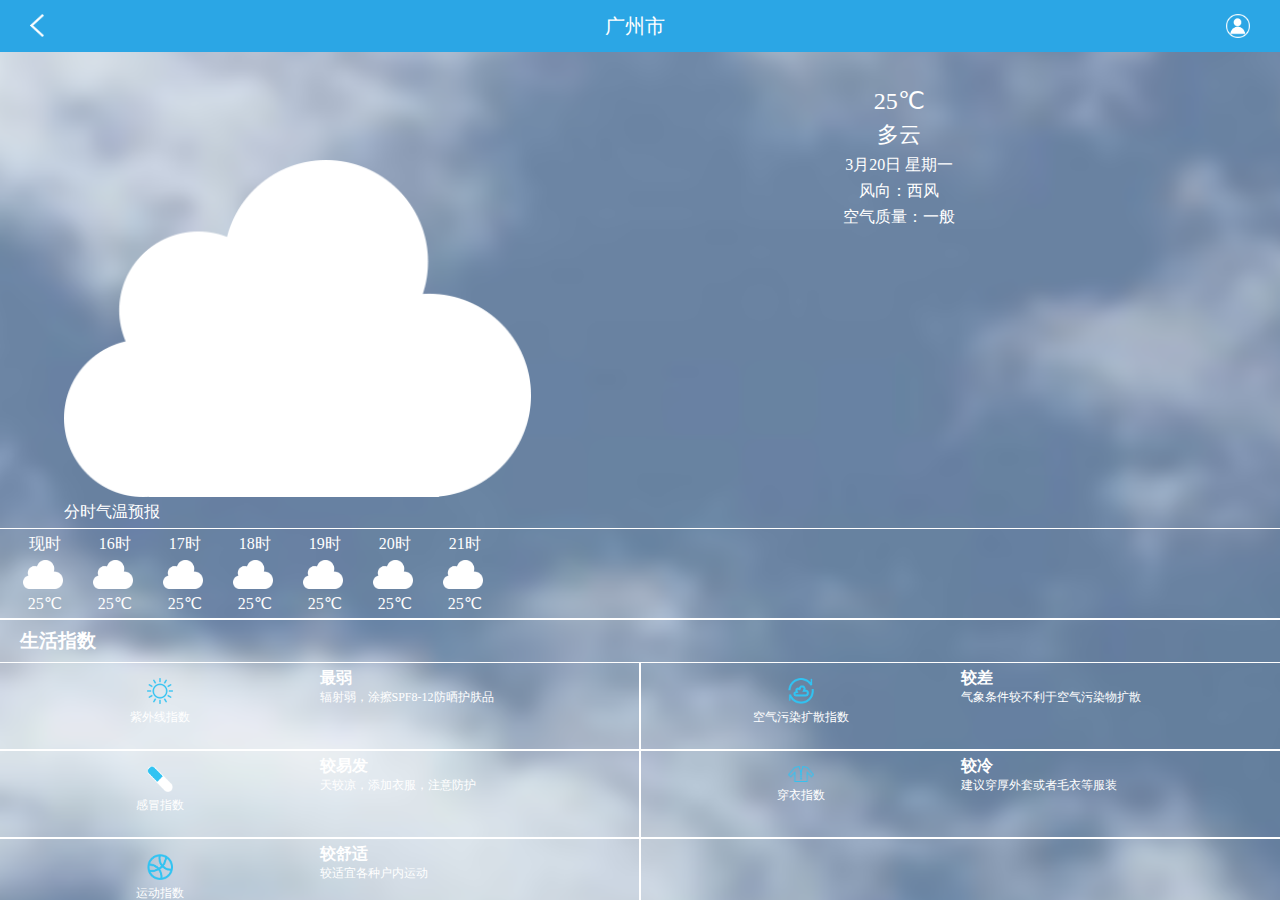
<file: 天天天气/view/index/index.html>
<!DOCTYPE html>
<html>
<head>
	<meta charset="utf-8" />
	<title>首页</title>
	<meta name="viewport" content="width=device-width,initial-scale=1,maximum-scale=1,user-scalable=no" />
	<link rel="stylesheet" type="text/css" href="../../css/reset.css" />
	<link rel="stylesheet" type="text/css" href="./index.css" />

</head>
<body>
	<div class="index">
		<div class="header">
				<img id="prev" src="../../images/icons/Login_nav_icon@3x.png">
				<span>广州市</span>
				<img id="personcenter" src="../../images/icons/Navigation bar_icon_poeple@3x.png">
		</div>

		<div class="content">
			<div class="content_show">
				<div class="content_show_icon">
					<span>
						<img src="../../images/icons/Home_icon_cloud@3x.png">
					</span>	
				</div>
				<div class="content_show_details">
					<p>25℃</p>
					<p>多云</p>
					<p>3月20日 <span>星期一</span></p>
					<p>风向：<span>西风</span></p>
					<p>空气质量：<span>一般</span></p>
				</div>
			</div>

			<div class="content_hour_weather">
				<p>分时气温预报</p>
				<div class="content_hour_weather_details">
					<ul>
						<li><p>现时</p><img src="../../images/icons/Home_icon_cloud@3x.png"><p>25℃</p></li>
						<li><p>16时</p><img src="../../images/icons/Home_icon_cloud@3x.png"><p>25℃</p></li>
						<li><p>17时</p><img src="../../images/icons/Home_icon_cloud@3x.png"><p>25℃</p></li>
						<li><p>18时</p><img src="../../images/icons/Home_icon_cloud@3x.png"><p>25℃</p></li>
						<li><p>19时</p><img src="../../images/icons/Home_icon_cloud@3x.png"><p>25℃</p></li>
						<li><p>20时</p><img src="../../images/icons/Home_icon_cloud@3x.png"><p>25℃</p></li>
						<li><p>21时</p><img src="../../images/icons/Home_icon_cloud@3x.png"><p>25℃</p></li>
					</ul>
				</div>
			</div>

			<div class="live_index">
				<h3>生活指数</h3>
				<div class="live_index_list">
					<ul>
						<li>
							<div class="live_index_list_icon">
								<img src="../../images/icons/Home_icon_sun@3x.png">
								<p>紫外线指数</p>
							</div>
							<div class="live_index_list_more">
								<h4>最弱</h4>
								<p>辐射弱，涂擦SPF8-12防晒护肤品</p>
							</div>
						</li>

						<li>
							<div class="live_index_list_icon">
								<img src="../../images/icons/Home_icon_pollution@3x.png">
								<p>空气污染扩散指数</p>
							</div>
							<div class="live_index_list_more">
								<h4>较差</h4>
								<p>气象条件较不利于空气污染物扩散</p>
							</div>
						</li>

						<li>
							<div class="live_index_list_icon">
								<img src="../../images/icons/Home_icon_cold@3x.png">
								<p>感冒指数</p>
							</div>
							<div class="live_index_list_more">
								<h4>较易发</h4>
								<p>天较凉，添加衣服，注意防护</p>
							</div>
						</li>

						<li>
							<div class="live_index_list_icon">
								<img src="../../images/icons/Home_icon_clothes@3x.png">
								<p>穿衣指数</p>
							</div>
							<div class="live_index_list_more">
								<h4>较冷</h4>
								<p>建议穿厚外套或者毛衣等服装</p>
							</div>
						</li>

						<li>
							<div class="live_index_list_icon">
								<img src="../../images/icons/Home_icon_ball@3x.png">
								<p>运动指数</p>
							</div>
							<div class="live_index_list_more">
								<h4>较舒适</h4>
								<p>较适宜各种户内运动</p>
							</div>
						</li>

						<li>
							<div class="live_index_list_icon">
								
								<p></p>
							</div>
							<div class="live_index_list_more">
								<h3></h3>
								<p></p>
							</div>
						</li>
					</ul>
				</div>
			</div>
		</div>
	</div>

	<script type="text/javascript" src="../../js/jquery-1.11.3.min.js"></script>
	<script type="text/javascript" src="./index.js"></script>
</body>
</html>
</file>
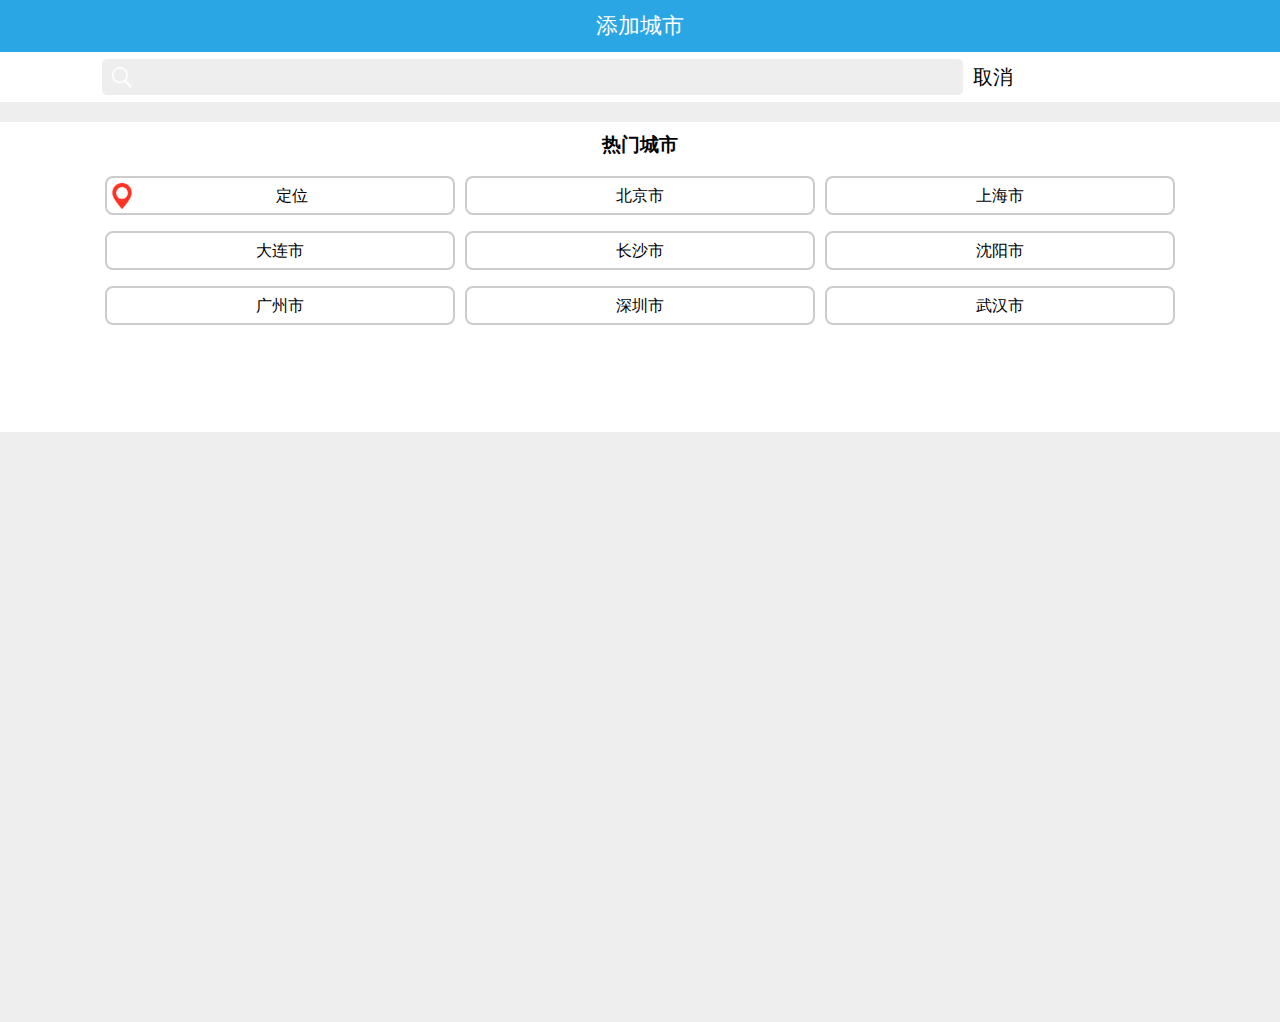
<file: 天天天气/view/addcity/addcity.html>
<!DOCTYPE html>
<html>
<head>
	<meta charset="utf-8" />
	<title>添加城市</title>
	<meta name="viewport" content="width=device-width,initial-scale=1,maximum-scale=1,user-scalable=no" />
	<link rel="stylesheet" type="text/css" href="../../css/reset.css" />
	<link rel="stylesheet" type="text/css" href="./addcity.css" />

</head>
<body>
	<div class="addcity">
		<div class="header">
			<span>添加城市</span>
		</div>
		<div class="search">
			<div class="search_input">
				<img src="../../images/icons/Add_icon_Search@3x.png">
				<input type="text" name="">
			</div>
			
			<span id="prev">取消</span>
		</div>

		<div class="content">
			<div class="content_details">
				<h3>热门城市</h3>
				<div id="emmm">
					<span id="n"><img src="../../images/icons/Add_icon_address@3x.png">定位</span>
					<span>北京市</span>
					<span>上海市</span>
					<span>大连市</span>
					<span>长沙市</span>
					<span>沈阳市</span>
					<span>广州市</span>
					<span>深圳市</span>
					<span>武汉市</span>
				</div>
				
			</div>
		</div>
	</div>
	<script type="text/javascript" src="../../js/jquery-1.11.3.min.js"></script>
	<script type="text/javascript" src="./addcity.js"></script>
</body>
</html>
</file>
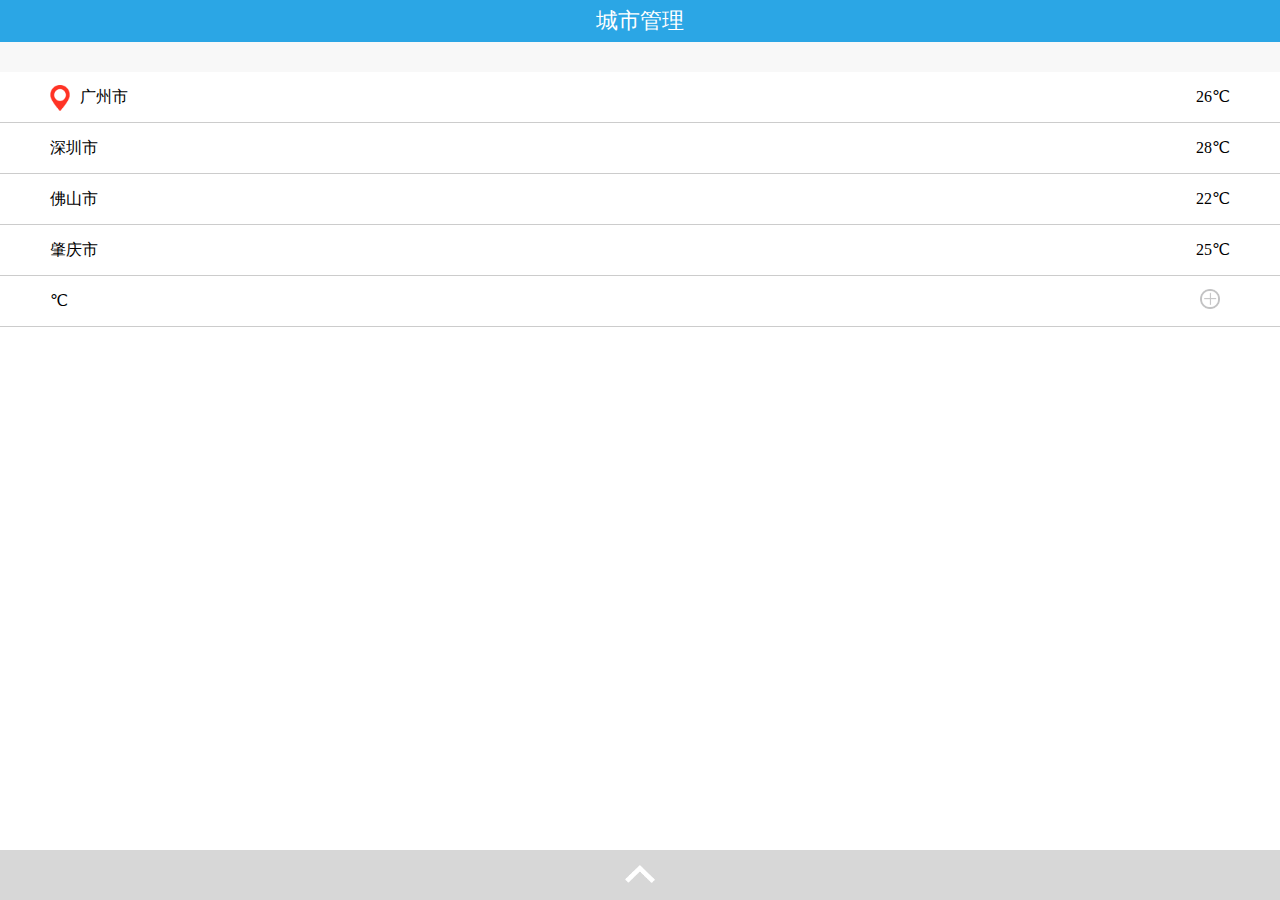
<file: 天天天气/view/city_manage/citymanage.html>
<!DOCTYPE html>
<html>
<head>
	<meta charset="utf-8" />
	<title>城市管理</title>
	<meta name="viewport" content="width=device-width,initial-scale=1,maximum-scale=1,user-scalable=no" />
	<link rel="stylesheet" type="text/css" href="../../css/reset.css" />
	<link rel="stylesheet" type="text/css" href="./citymanage.css" />


</head>
<body>
	<div class="citymanage">
		<div class="header">
			<span>城市管理</span>
		</div>

		<div class="content">
			<div class="close_start"></div>
			<div>
				
				<span><img src="../../images/icons/Add_icon_address@3x.png">广州市</span>
				<span>26℃</span>
			</div>
			<div>
				<span>深圳市</span>
				<span>28℃</span></div>
			<div>
				<span>佛山市</span>
				<span>22℃</span>
			</div>
			<div>
				<span>肇庆市</span>
				<span>25℃</span>
			</div>
			<div>
				<span>℃</span>
				<span><img src="../../images/icons/Management_btn_increase@3x.png"></span>
			</div>
		</div>
		<div class="close_end">
			<div><img src="../../images/icons/tab bar_slide@3x.png"></div>
		</div>
	</div>
</body>
</html>
</file>
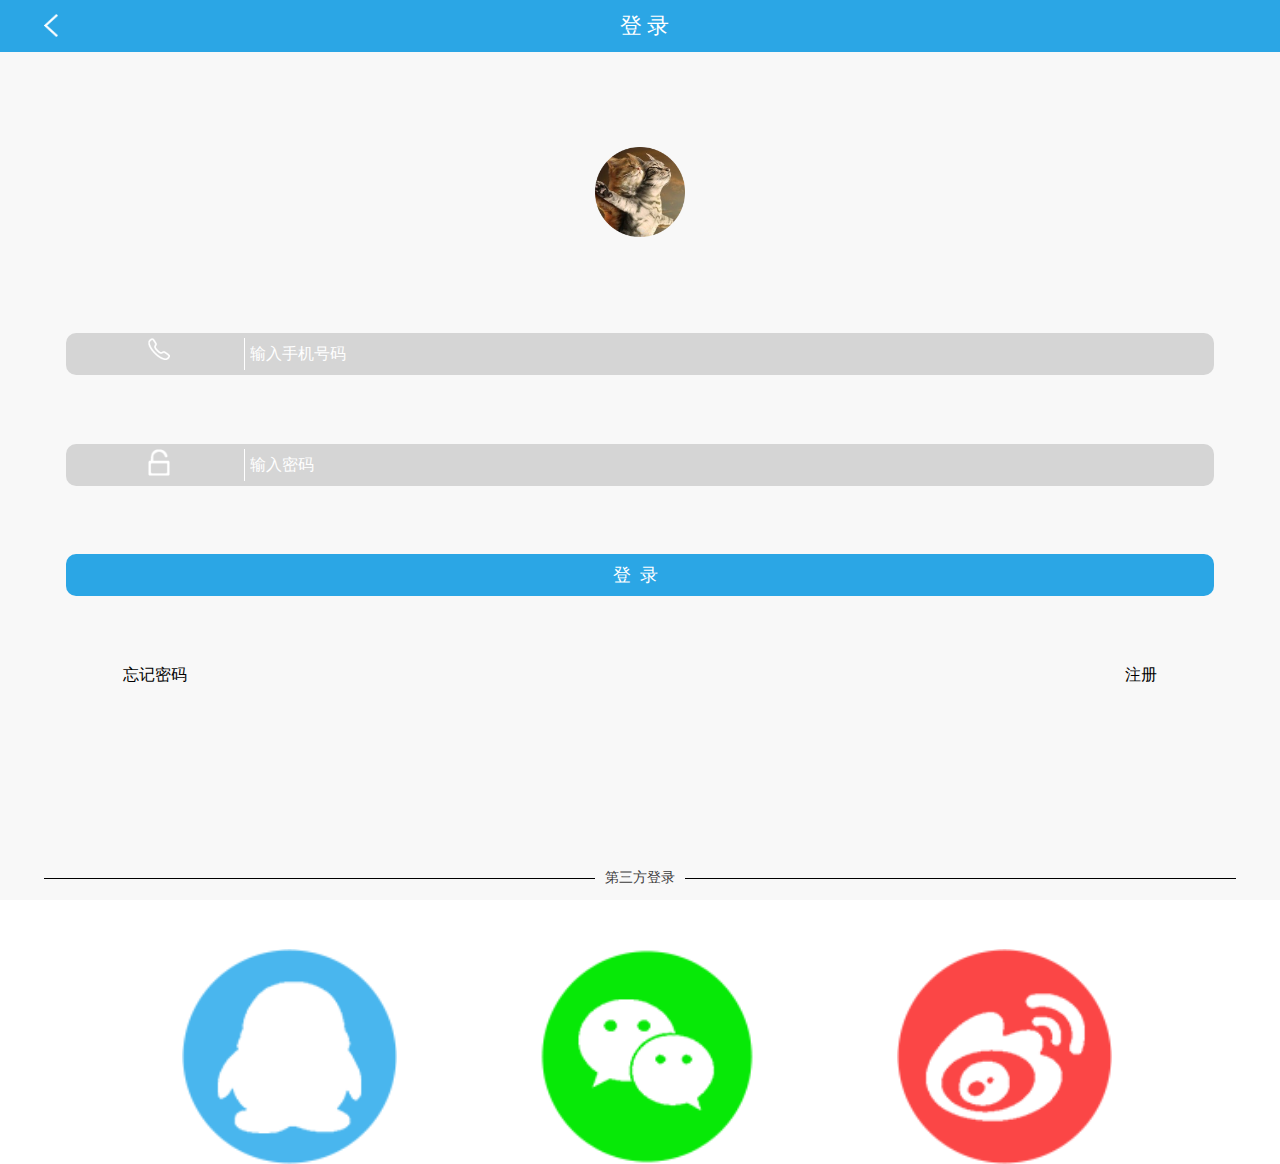
<file: 天天天气/view/login/login.html>
<!DOCTYPE html>
<html>
<head>
	<meta charset="utf-8" />
	<title>登录页</title>
	<meta name="viewport" content="width=device-width,initial-scale=1,maximum-scale=1,user-scalable=no" />
	<link rel="stylesheet" type="text/css" href="../../css/reset.css" />
	<link rel="stylesheet" type="text/css" href="./login.css" />


</head>
<body>

	<div class="login">
		<div class="header">
				<img id="prev" src="../../images/icons/Login_nav_icon@3x.png">
				<span>登录</span>
			
		</div>
		<div class="content">
			<div class="icon">
				<img src="../../images/Login_Head portrait@3x.png">
			</div>

			<div class="form">
				<div class="number">
					<div>
						<img src="../../images/icons/Login_icon@3x.png">
					</div>
					<input type="text" name="" placeholder="输入手机号码">
				</div>

				<div class="number">
					<div><img src="../../images/icons/Login_icon@3x (2).png"></div>
					<input type="text" name="" placeholder="输入密码">
				</div>

				<div class="number sub">
					<p>登录</p>
				</div>
				<div class="other">
					<span>忘记密码</span>
					<span id="register">注册</span>
				</div>									
			</div>

		</div>
		<div class="footer">
			<span class="third">第三方登录</span>
			<ul class="clearfix">
				<li><img src="../../images/icons/Login_icon_qq@3x.png" alt=""></li>
				<li><img src="../../images/icons/Login_icon_wechat@3x.png" alt=""></li>
				<li><img src="../../images/icons/Login_icon_sina@3x.png" alt=""></li>
			</ul>
		</div>
	</div>

	<script type="text/javascript" src="../../js/jquery-1.11.3.min.js"></script>
	<script type="text/javascript" src="./login.js"></script>
</body>
</html>
</file>
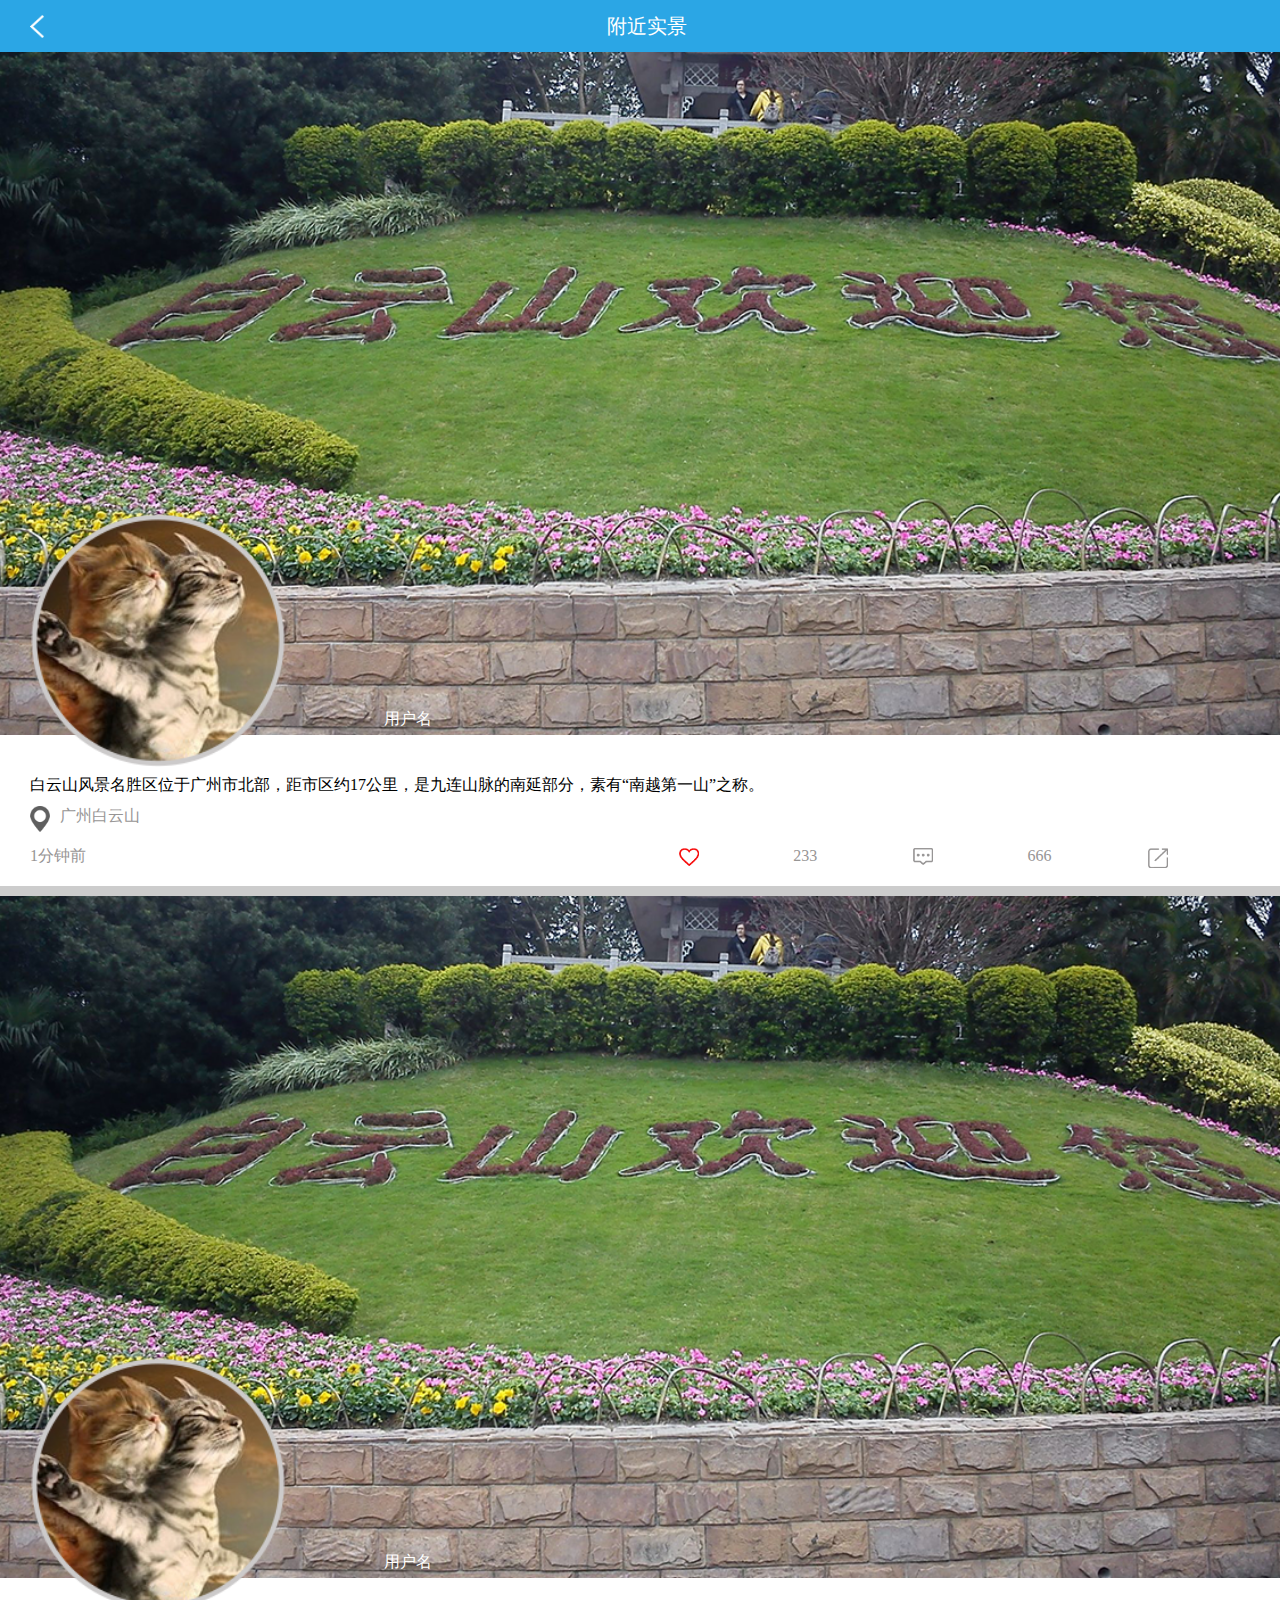
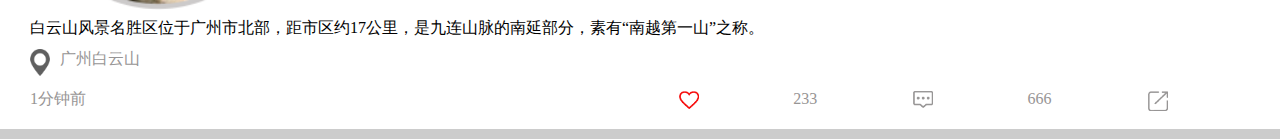
<file: 天天天气/view/Near scene/near_scene.html>
<!DOCTYPE html>
<html>
<head>
	<meta name="viewport" content="width=device-width,initial-scale=1,maximum-scale=1,user-scalable=no" />
	<title>附近实景</title>

	<link rel="stylesheet" type="text/css" href="../../css/reset.css" />
	<link rel="stylesheet" type="text/css" href="./near_scene.css" />
</head>
<body>
	<div class="near_scene">

		<div class="header">
			<span id="prev"><img src="../../images/icons/Navigation_icon_back@3x.png"></span>
			<span>附近实景</span>
		</div>

		<div class="content">
			<div class="scene-show">
				<div class="scene-show-pic">
					<img src="../../images/view_image@3x.png">
					<div class="user-pic">
						<img src="../../images/view_Head portrait@3x.png">
					</div>
					<span class="user-name">用户名</span>
				</div>
				<div class="scene-show-details">
					<p>白云山风景名胜区位于广州市北部，距市区约17公里，是九连山脉的南延部分，素有“南越第一山”之称。</p>
					<div class="place">
						<img src="../../images/icons/Management_leftbar_icon@3x.png">
						广州白云山
					</div>

					<div class="trends">
						<span class="trends-left">1分钟前</span>
						<div class="interact">
							<span id="five"><img src="../../images/icons/view_praise_icon@3x.png"></span>
							<span id="num">233</span>
							<span><img src="../../images/icons/view_comments_icon@3x.png"></span>
							<span>666</span>
							<span><img src="../../images/icons/view_release_icon@3x.png"></span>
						</div>
					</div>
				</div>

				<div class="break"></div>
			</div>

		</div>
		<div class="content">
			<div class="scene-show">
				<div class="scene-show-pic">
					<img src="../../images/view_image@3x.png">
					<div class="user-pic">
						<img src="../../images/view_Head portrait@3x.png">
					</div>
					<span class="user-name">用户名</span>
				</div>
				<div class="scene-show-details">
					<p>白云山风景名胜区位于广州市北部，距市区约17公里，是九连山脉的南延部分，素有“南越第一山”之称。</p>
					<div class="place">
						<img src="../../images/icons/Management_leftbar_icon@3x.png">
						广州白云山
					</div>

					<div class="trends">
						<span class="trends-left">1分钟前</span>
						<div class="interact">
							<span id="five"><img src="../../images/icons/view_praise_icon@3x.png"></span>
							<span id="num">233</span>
							<span><img src="../../images/icons/view_comments_icon@3x.png"></span>
							<span>666</span>
							<span><img src="../../images/icons/view_release_icon@3x.png"></span>
						</div>
					</div>
				</div>

				<div class="break"></div>
			</div>

		</div>
	</div>

	<script type="text/javascript" src="../../js/jquery-1.11.3.min.js"></script>
	<script type="text/javascript" src="./near_scene.js"></script>
</body>
</html>
</file>
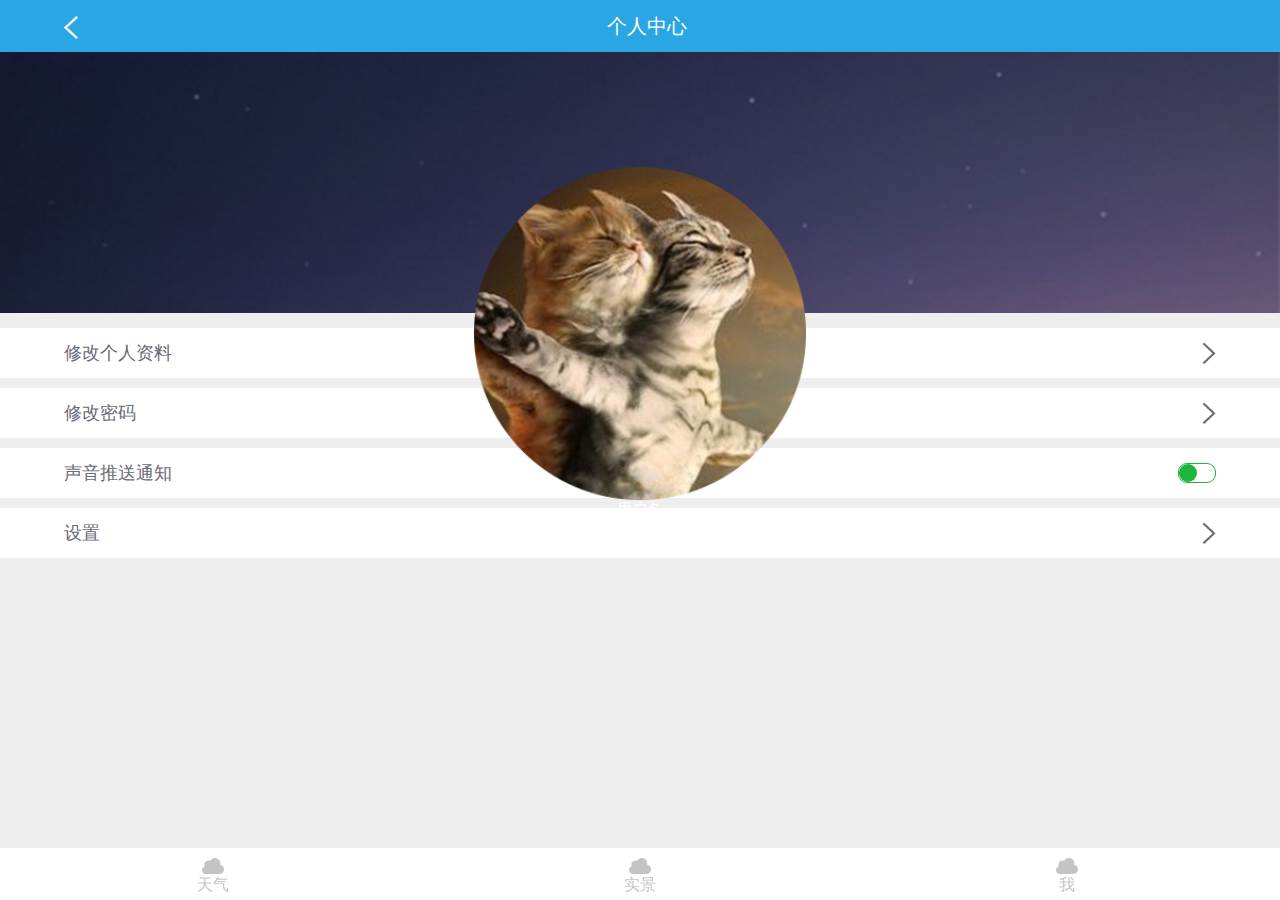
<file: 天天天气/view/personcenter/personcenter.html>
<!DOCTYPE html>
<html>
<head>
	<meta name="viewport" content="width=device-width,initial-scale=1,maximum-scale=1,user-scalable=no" />
	<title>个人中心</title>

	<link rel="stylesheet" type="text/css" href="../../css/reset.css" />
	<link rel="stylesheet" type="text/css" href="./personcenter.css" />
</head>
<body>
	<div class="personcenter">
		<div class="header">
			<img id="prev" src="../../images/icons/Navigation_icon_back@3x.png">
			<span>个人中心</span>
		</div>

		<div class="banner-icon">
			<div>
				<img src="../../images/icons/Personal center_user@3x.png">
				<span>用户名</span>
			</div>
		</div>

		<div class="content">
			<div class="per-list">
				<span class="fl">修改个人资料</span>
				<img src="../../images/icons/setup_icon_right@3x.png">
			</div>
			<div class="per-list">
				<span class="fl">修改密码</span>
				<img src="../../images/icons/setup_icon_right@3x.png">
			</div>
			<div class="per-list">
				<span class="fl">声音推送通知</span>
				<div class="btn-big" id="toggle">
					<div></div>
				</div>
			</div>
			<div class="per-list" id="setup">
				<span class="fl">设置</span>
				<img src="../../images/icons/setup_icon_right@3x.png">
			</div>
		</div>

		<div class="footer">
			<ul>
				<li class="fl" id="weather">
					<img src="../../images/icons/weather.png">
					<span>天气</span>
				</li>
				<li class="fl" id="near_scene">
					<img src="../../images/icons/weather.png">
					<span>实景</span>
				</li>
				<li class="fl">
					<img src="../../images/icons/weather.png">
					<span>我</span>
				</li>
			</ul>
		</div>
	</div>

	<script type="text/javascript" src="../../js/jquery-1.11.3.min.js"></script>
	<script type="text/javascript" src="./personcenter.js"></script>
</body>
</html>
</file>
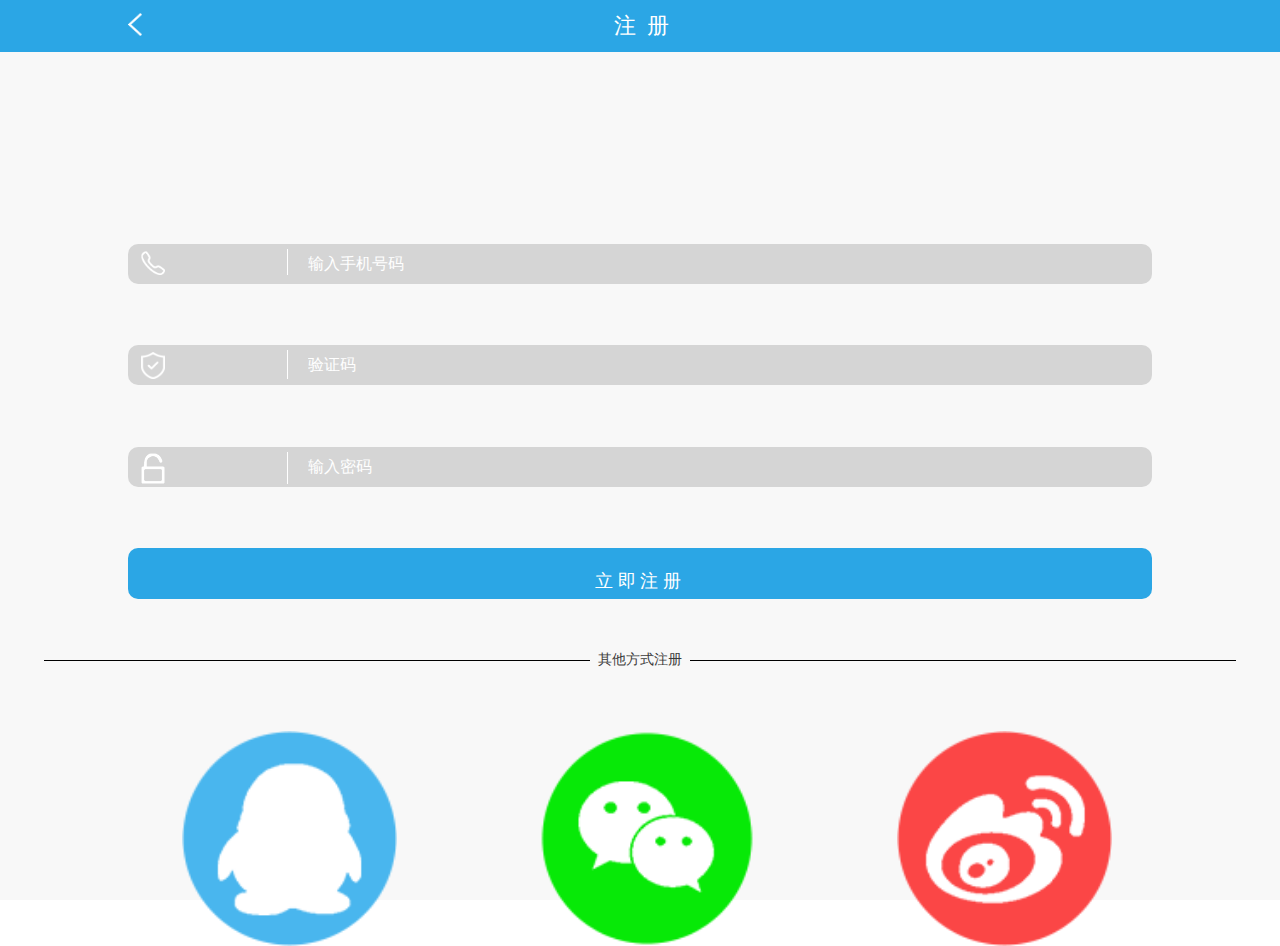
<file: 天天天气/view/register/register.html>
<!DOCTYPE html>
<html>
<head>
	<meta charset="utf-8" />
	<title>注册页面</title>
	<meta name="viewport" content="width=device-width,initial-scale=1,maximum-scale=1,user-scalable=no" />
	<link rel="stylesheet" type="text/css" href="../../css/reset.css" />
	<link rel="stylesheet" type="text/css" href="./register.css" />


</head>
<body>
	<div class="register">
		<div class="header">
				<img id="prev" src="../../images/icons/Login_nav_icon@3x.png">
				<span>注册</span>
			
		</div>

		<div class="content">
			<div class="form">
				<div class="number">
					<span><img src="../../images/icons/Login_icon@3x.png"></span><input type="text" name="" placeholder="输入手机号码">
				</div>

				<div class="number">
					<span><img src="../../images/icons/Registered_icon_verification code@3x.png"></span><input type="text" name="" placeholder="验证码">
				</div>
				<div class="number">
					<span><img src="../../images/icons/Login_icon@3x (2).png"></span><input type="text" name="" placeholder="输入密码">
				</div>

				<div class="number sub">
					<p>立即注册</p>
				</div>							
			</div>
		</div>

		<div class="footer">
			<span class="third">其他方式注册</span>
			<ul class="clearfix">
				<li><img src="../../images/icons/Login_icon_qq@3x.png" alt=""></li>
				<li><img src="../../images/icons/Login_icon_wechat@3x.png" alt=""></li>
				<li><img src="../../images/icons/Login_icon_sina@3x.png" alt=""></li>
			</ul>
		</div>
	</div>

	<script type="text/javascript" src="../../js/jquery-1.11.3.min.js"></script>
	<script type="text/javascript" src="./register.js"></script>
</body>
</html>
</file>
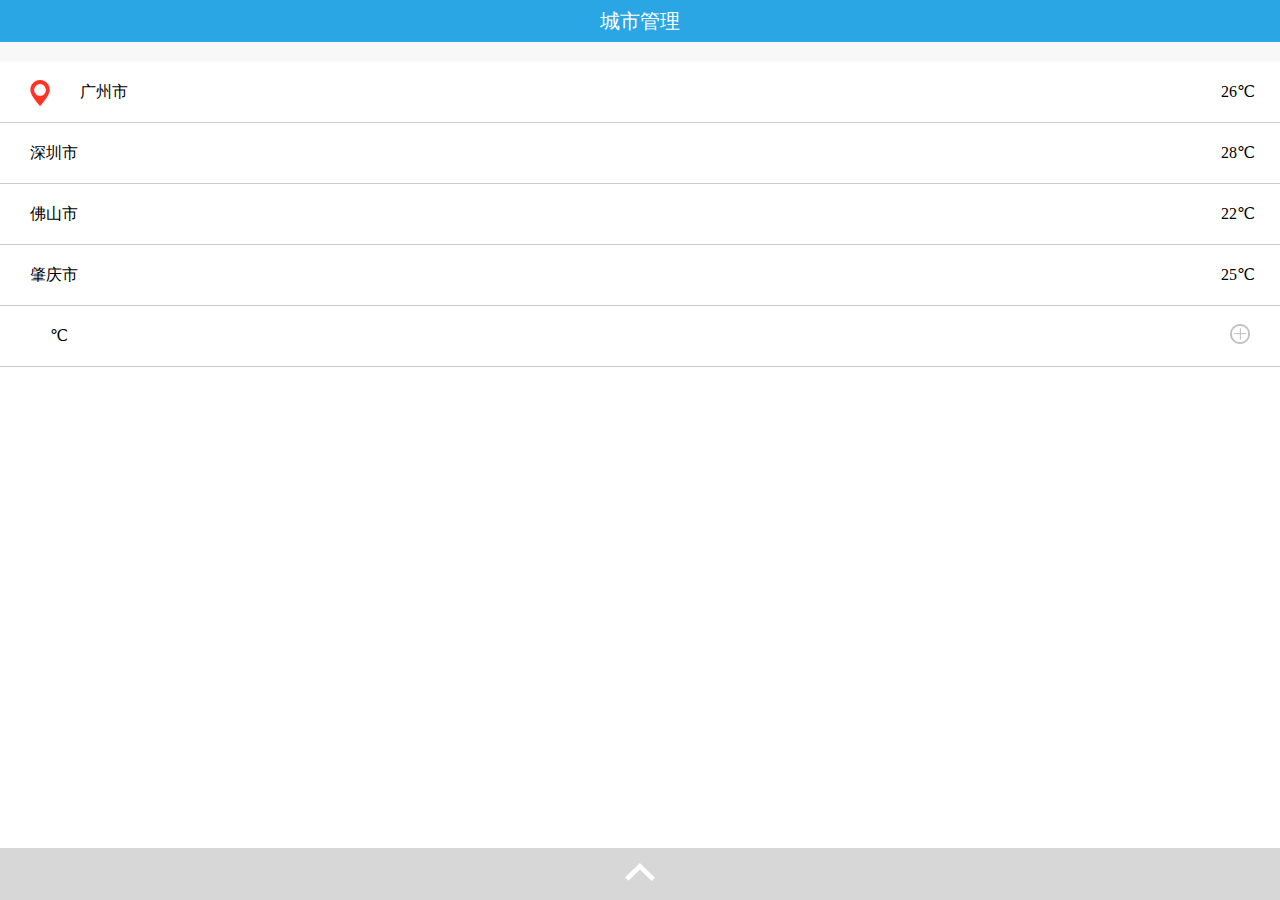
<file: 天天天气/view/removecity/removecity.html>
<!DOCTYPE html>
<html>
<head>
	<meta name="viewport" content="width=device-width,initial-scale=1,maximum-scale=1,user-scalable=no" />
	<title>删除城市</title>

	<link rel="stylesheet" type="text/css" href="../../css/reset.css" />
	<link rel="stylesheet" type="text/css" href="./removecity.css" />
</head>
<body>
	<div class="removecity">
		<div class="header">
			<span>城市管理</span>
		</div>

		<div class="content">
			<div class="close_start"></div>
			<img src="../../images/icons/Add_icon_address@3x.png">
			<div class="citys ">
				
				<span class="frist">广州市</span>
				
				<div class="btn">
					删除
				</div>
				<span class="temp">26℃</span>
			</div>
			<div class="citys">
				<span>深圳市</span>
				
				<div class="btn">
					删除
				</div>
				<span class="temp">28℃</span>
			</div>
			<div class="citys">
				<span>佛山市</span>
				
				<div class="btn">
					删除
				</div>
				<span class="temp">22℃</span>
			</div>
			<div class="citys">
				<span>肇庆市</span>
				
				<div class="btn">
					删除
				</div>
				<span class="temp">25℃</span>
			</div>
			<div class="re_last">
				<span>℃</span>
				<span class="last"><img id="addcity" src="../../images/icons/Management_btn_increase@3x.png"></span>
			</div>
		</div>
		<div class="close_end">
			<div><img src="../../images/icons/tab bar_slide@3x.png"></div>
		</div>
	</div>
	</div>
	<script type="text/javascript" src="../../js/jquery-1.11.3.min.js"></script>
	<script type="text/javascript" src="./removecity.js"></script>
</body>
</html>
</file>
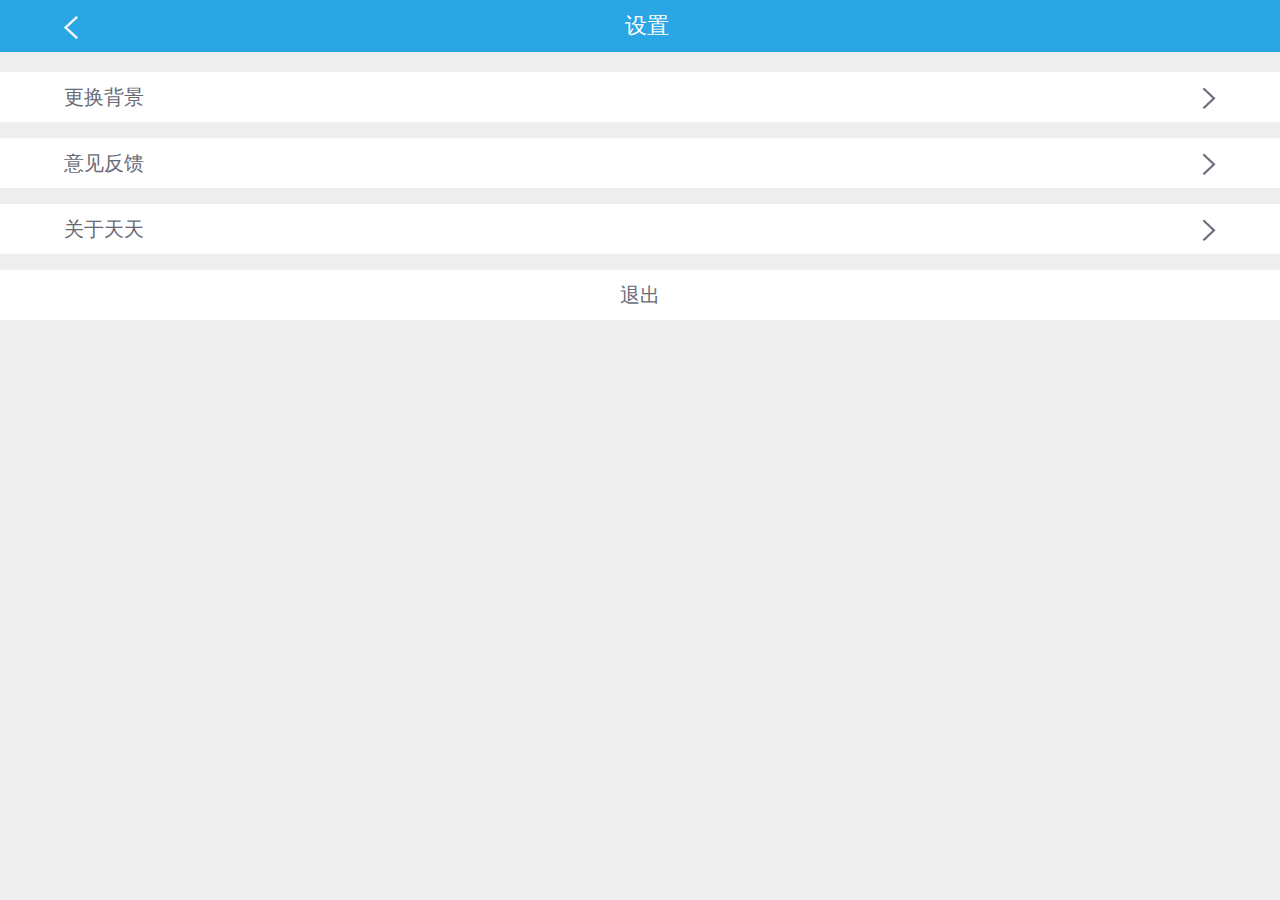
<file: 天天天气/view/set up/setup.html>
<!DOCTYPE html>
<html>
<head>
	<meta name="viewport" content="width=device-width,initial-scale=1,maximum-scale=1,user-scalable=no" />
	<title>设置</title>

	<link rel="stylesheet" type="text/css" href="../../css/reset.css" />
	<link rel="stylesheet" type="text/css" href="./setup.css" />
</head>
<body>
	<div class="setup">
		<div class="header">
			<img id="prev" src="../../images/icons/Navigation_icon_back@3x.png">
			<span>设置</span>
		</div>
		<div class="content">
			<div class="function">
				<span class="fl">更换背景</span>
				<img src="../../images/icons/setup_icon_right@3x.png">
			</div>
			<div class="function">
				<span class="fl">意见反馈</span>
				<img src="../../images/icons/setup_icon_right@3x.png">
			</div>
			<div class="function">
				<span class="fl">关于天天</span>
				<img src="../../images/icons/setup_icon_right@3x.png">
			</div>
			<div class="exit" id="exit">
				<span>退出</span>			
			</div>
		</div>

	</div>
	<script type="text/javascript" src="../../js/jquery-1.11.3.min.js"></script>
	<script type="text/javascript" src="./setup.js"></script>
</body>
</html>
</file>
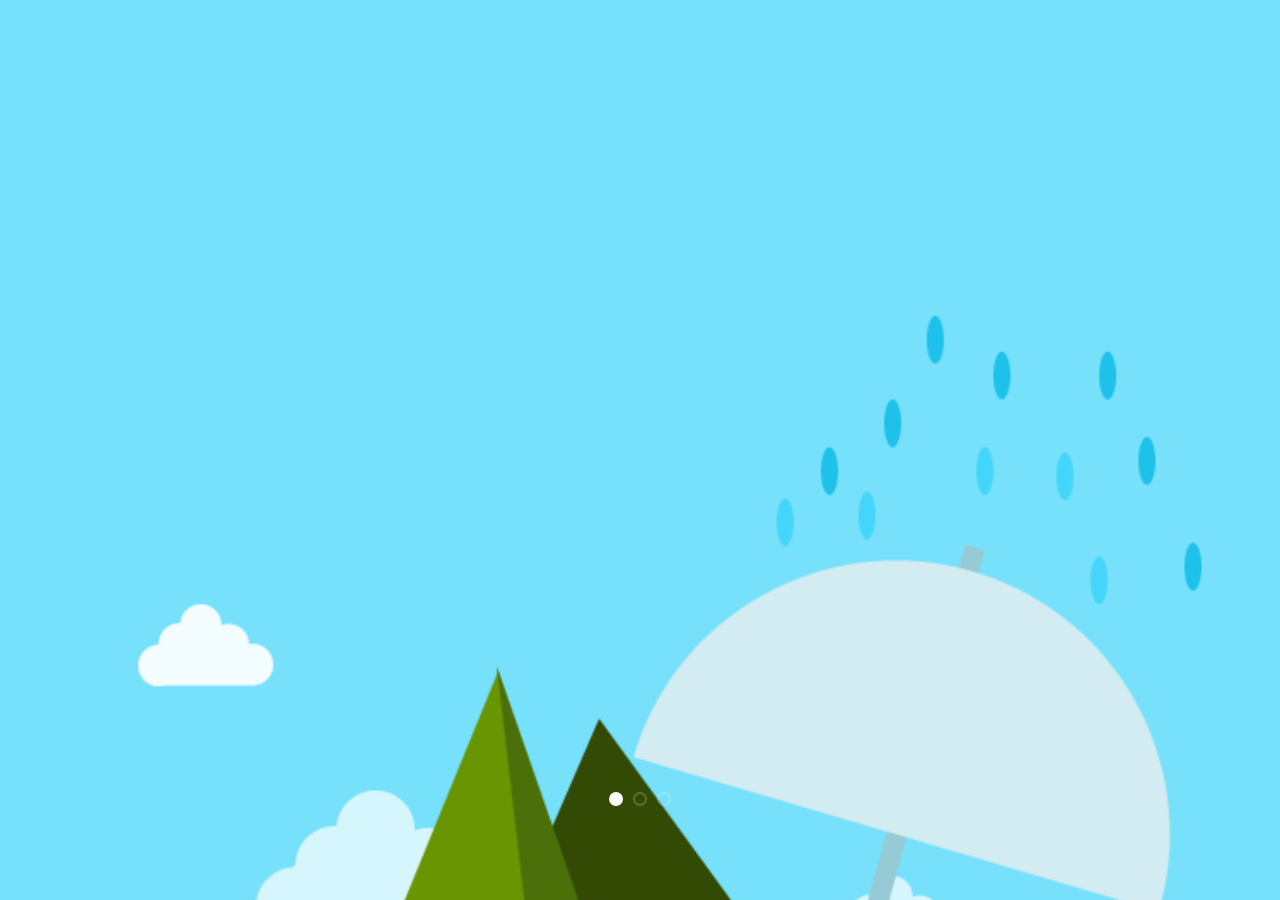
<file: 天天天气/view/start/start.html>
<!DOCTYPE html>
<html>
<head>
	<meta charset="utf-8" />
	<title>启动页</title>
	<meta name="viewport" content="width=device-width,initial-scale=1,maximum-scale=1,user-scalable=no" />
	<link rel="stylesheet" type="text/css" href="../../css/reset.css" />
	<link rel="stylesheet" type="text/css" href="../../css/swiper-3.4.2.min.css" />
	<link rel="stylesheet" type="text/css" href="./start.css" />
	


</head>
<body>

	<div class="start swiper-container" id="start">
		<ul class="active swiper-wrapper" id="active">
			<li class="swiper-slide"><img src="../../images/start_1.png"></li>
			<li class="swiper-slide"><img src="../../images/start_2.png"></li>
			<li class="swiper-slide" id="last"><img src="../../images/start_3.png"></li>
		</ul>	
		<div class="swiper-pagination"></div>
	</div>
<script type="text/javascript" src="../../js/jquery-1.11.3.min.js"></script>
<script type="text/javascript" src="../../js/swiper-3.4.2.jquery.min.js"></script>
<script type="text/javascript" src="./start.js"></script>
</body>
</html>
</file>
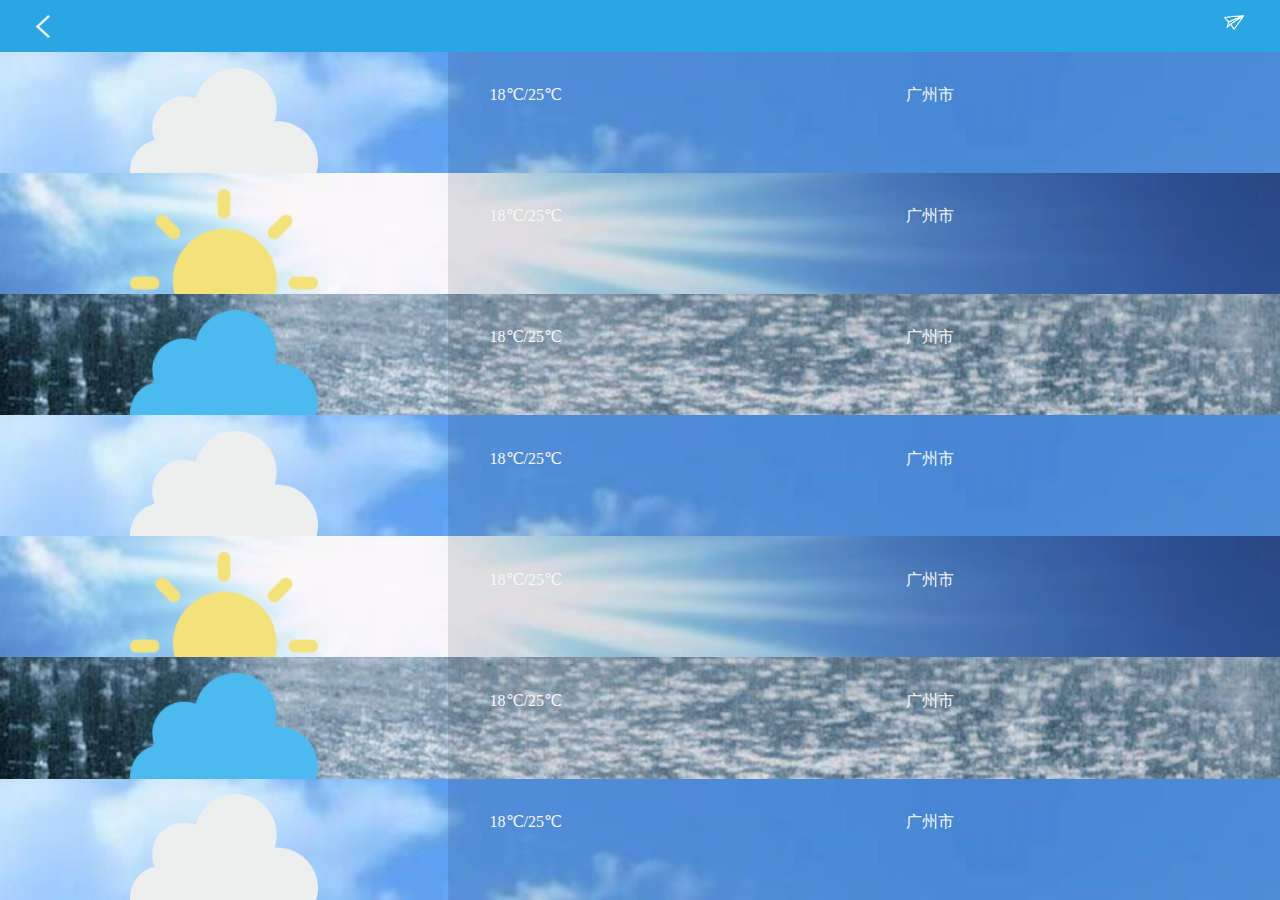
<file: 天天天气/view/weekweather/weekweather.html>
<!DOCTYPE html>
<html>
<head>
	<meta charset="utf-8" />
	<title>一周天气</title>
	<meta name="viewport" content="width=device-width,initial-scale=1,maximum-scale=1,user-scalable=no" />
	<link rel="stylesheet" type="text/css" href="../../css/reset.css" />
	<link rel="stylesheet" type="text/css" href="./weekweather.css" />


</head>
<body>
	<div class="weekweather">
		<div class="header">
			<div class="head">
				<img id="prev" src="../../images/icons/Login_nav_icon@3x.png" class="fl">
				<img src="../../images/icons/Navigation bar_icon_plane@3x.png" class="fr">
			</div>
		</div>
		<div class="content">
			<!-- 星期一天气 -->
			<div class="date_weather">
				<div class="date_weather_icon">
					<span>
						<img src="../../images/icons/Weather_icon_cloud@3x.png">
						<p>多云</p>
					</span>
				</div>
				<div class="date_weather_details">
					<div class="date_weather_details_list">
						<ul>
							<li>18℃/25℃</li>
							<li>广州市</li>
							<li>星期一</li>
							<li>3月20日</li>
						</ul>
					</div>
					
				</div>
			</div>

			
    		<!-- 星期二天气 -->
			<div class="date_weather sun">
				<div class="date_weather_icon">
					<span>
						<img src="../../images/icons/Weather_icon_sun@3x.png">
						<p>晴</p>
					</span>
				</div>
				<div class="date_weather_details">
					<div class="date_weather_details_list">
						<ul>
							<li>18℃/25℃</li>
							<li>广州市</li>
							<li>星期二</li>
							<li>3月21日</li>
						</ul>
					</div>
					
				</div>
			</div>
			<!-- 星期三天气 -->
			<div class="date_weather rain">
				<div class="date_weather_icon">
					<span>
						<img src="../../images/icons/Weather_icon_rain@3x.png">
						<p>下雨</p>
					</span>
				</div>
				<div class="date_weather_details">
					<div class="date_weather_details_list">
						<ul>
							<li>18℃/25℃</li>
							<li>广州市</li>
							<li>星期三</li>
							<li>3月22日</li>
						</ul>
					</div>
					
				</div>
			</div>
			<!-- 星期四天气 -->
			<div class="date_weather">
				<div class="date_weather_icon">
					<span>
						<img src="../../images/icons/Weather_icon_cloud@3x.png">
						<p>多云</p>
					</span>
				</div>
				<div class="date_weather_details">
					<div class="date_weather_details_list">
						<ul>
							<li>18℃/25℃</li>
							<li>广州市</li>
							<li>星期四</li>
							<li>3月23日</li>
						</ul>
					</div>
					
				</div>
			</div>
			<!-- 星期五天气 -->
			<div class="date_weather sun">
				<div class="date_weather_icon">
					<span>
						<img src="../../images/icons/Weather_icon_sun@3x.png">
						<p>晴</p>
					</span>
				</div>
				<div class="date_weather_details">
					<div class="date_weather_details_list">
						<ul>
							<li>18℃/25℃</li>
							<li>广州市</li>
							<li>星期五</li>
							<li>3月24日</li>
						</ul>
					</div>
					
				</div>
			</div>
			<!-- 星期六天气 -->
			<div class="date_weather rain">
				<div class="date_weather_icon">
					<span>
						<img src="../../images/icons/Weather_icon_rain@3x.png">
						<p>下雨</p>
					</span>
				</div>
				<div class="date_weather_details">
					<div class="date_weather_details_list">
						<ul>
							<li>18℃/25℃</li>
							<li>广州市</li>
							<li>星期六</li>
							<li>3月25日</li>
						</ul>
					</div>
					
				</div>
			</div>
			<!-- 星期天天气 -->
			<div class="date_weather">
				<div class="date_weather_icon">
					<span>
						<img src="../../images/icons/Weather_icon_cloud@3x.png">
						<p>多云</p>
					</span>
				</div>
				<div class="date_weather_details">
					<div class="date_weather_details_list">
						<ul>
							<li>18℃/25℃</li>
							<li>广州市</li>
							<li>星期天</li>
							<li>3月20日</li>
						</ul>
					</div>
					
				</div>
			</div>

		</div>
	</div>
	<script type="text/javascript" src="../../js/jquery-1.11.3.min.js"></script>
	<script type="text/javascript" src="./weekweather.js"></script>
</body>
</html>
</file>
<file: 天天天气/view/index/index.css>
img{
	width:auto;
	height: auto;
	outline: none;
	display: block;
}              
.index{
	height: 100%;
	background: url('../../images/Home_bg@3x.png') no-repeat 0 0;
	background-size: cover;
	overflow: hidden;
}
.index .header{
	height: 52px;
	background: #2BA6E5;
	padding: 0px 30px;
	line-height: 52px;
	text-align: center;
} 
.index .header>img:nth-child(1){
	width: 14px;
	float: left;
	margin-top: 14px;
} 
.index .header>img:nth-child(3){
	width: 24px;
	float: right;
	margin-top: 14px;
} 
.index .header>span{
	font-size: 20px;
	color: #FFF;
	display: inline-block;
}   
.index .content{
	height:calc(100% - 42px);
} 
.index .content .content_show{
	width: 90%;
	margin: 0% 5%;
	padding-top: 30px;
	overflow: hidden;
}  
.index  .content_show .content_show_icon {
	width: 45%;
	float: left;
} 
.index .content_show_icon span img{
	width: 90%;
	padding-top: 15%;
}  
.index .content_show .content_show_details {
	width: 45%;
	float: left;
	padding-left: 5%;
	color: #FFF;
}
.index .content_show_details p{
	margin-top: 5px;
	text-align: center;
}

.index .content_show_details p:nth-child(1){
	font-size: 24px;
	text-align: center;
}
.index .content_show_details p:nth-child(2){
	font-size: 22px;
	text-align: center;
}


.index .content .content_hour_weather{
	color: #FFF;
}
.index .content .content_hour_weather p{
	margin-left:5%;
	padding: 5px 0;
}
.index .content_hour_weather .content_hour_weather_details{
	overflow-x: auto;
	overflow-y: hidden;
	border-top: 1px solid #FFF;
	border-bottom: 2px solid #FFF;
}
.index .content_hour_weather ul{	
	width: 800px;
}
.index .content_hour_weather ul li{
	float: left;
	width: 70px;
	// margin: 0 0px;
	text-align: center;
}
.index .content_hour_weather ul li:nth-child(1){
	margin-left: 8px;
}
.index .content_hour_weather ul li img{
	width: 40px;
	margin: 0 auto;
}
.index .content_hour_weather ul li p{
	padding: 10px 0;
}

.index .live_index{
	color: #FFF;
	height: 44%;
	overflow-y: auto;
}
.index .live_index h3{
	padding:8px 0px 8px 20px;
}

.index  .live_index_list ul{

		overflow-y: auto;
}
.index .live_index_list ul li{
	float: left;
	width: 50%;
	box-sizing: border-box;
	padding: 5px 0px;
	border: 1px solid #FFF;
	height: 88px;
}
.index .live_index_list ul li:nth-child(1){
	border-left: none;
}
.index .live_index_list ul li:nth-child(3){
	border-left: none;
}
.index .live_index_list ul li:nth-child(5){
	border-left: none;
}

.index .live_index_list ul li:nth-child(2){
	border-right: none;
}
.index .live_index_list ul li:nth-child(4){
	border-right: none;
}
.index .live_index_list ul li:nth-child(6){
	border-right: none;
}

.index .live_index_list ul li p{
 	font-size: 12px;
 }
.index .live_index_list ul li div{
	float: left;
	width: 50%
}
.index .live_index_list ul li .live_index_list_icon{
	padding-top:5px; 
	text-align: center;
}

.index .live_index_list ul li img{
	width: 26px;
	min-width: 20px;
	margin: 5px auto;
}
</file>
<file: 天天天气/view/addcity/addcity.css>
.addcity{
	height: 100%;
	background: #FFF;

} 
.addcity .header{
	height: 52px;
	background: #2BA6E5;
	text-align: center;
	line-height: 52px;
	font-size: 22px;
	color: #FFF;
}
.addcity .search{
	height: 50px;
	margin: 0 8%;
	line-height: 50px;
}
.addcity .search span{
	width: 20%;
	text-align: right;
	margin-left: 10px;
	font-size: 20px;

}
.addcity .search .search_input{
	width: 80%;
	position: relative;
	float: left;
}
.addcity .search .search_input img{
	width: 20px;
	float: left;
	position: absolute;
	left: 10px;
	top: 15px
}
.addcity .search_input input{
	width: calc(100% - 35px);
	font-size: 18px;
	height: 36px;
	background: #eeeeee;
	outline: none;
	border: none;
	border-radius: 5px;
	padding-left: 35px;
}
.addcity .content{
	height: 100%;
	background: #eee;
	padding-top:20px;
}
.addcity .content .content_details{
	background: #FFF;
	padding-top: 10px;
	height: 300px;

}
.addcity .content .content_details h3{
	text-align: center;
	margin-bottom:10px; 
}
.addcity .content .content_details div span img{
	width: 20px;
	min-width: 16px;
	float: left;
	margin: 5px 0px 0px 5px;
}
.addcity .content .content_details div{
	margin: 0 22px;
	text-align: center;
	height: 100%;

}
.addcity .content .content_details div span{
	display: inline-block;
	width: 28%;
	height: 35px;
	border: 2px solid #ccc;
	margin:8px 3px;
	border-radius: 8px;
	line-height: 35px;
}
</file>
<file: 天天天气/view/city_manage/citymanage.css>
.citymanage{
	height: 100%;
	background: #FFF;

} 
.citymanage .header{
	height: 42px;
	background: #2BA6E5;
	text-align: center;
	line-height: 42px;
	font-size: 22px;
	color: #FFF;
} 

.citymanage .content .close_start{
	height: 30px;
	background: #f8f8f8;
	margin: 0px;
	border:none;

}
.citymanage .content div{
	height: 50px;
	border-bottom: 1px solid #ccc;
	line-height: 50px;
}
.citymanage .content div span img{
	width: 20px;
	min-width: 18px;
	padding-top:13px; 
	padding-right: 10px;
	float: left;
}
.citymanage .content div:nth-child(2) span img{
	margin-left: 50px;
}
.citymanage .content div:nth-child(2) span:nth-child(1){
	margin: 0;
}
.citymanage .content div span:nth-child(1){
	margin-left: 50px;
}

.citymanage .content div span:nth-child(2){
	margin-right: 50px;
	float: right;
}

.citymanage .close_end{
	height: 50px;
	background: #D7D7D7;
	position: absolute;
	bottom: 0;
	left: 0;
	width: 100%;
	overflow: hidden;

}
.citymanage .close_end div{
	width: 30px;
	height: 40px;
	margin: 0 auto;
	padding-top: 15px; 
}
.citymanage .close_end div img{
	width: 30px;

}
</file>
<file: 天天天气/view/login/login.css>
.login{
	height: 100%;
	background: #f8f8f8;
} 
.login .header{
	height: 52px;
	background: #2BA6E5;
	padding: 0 44px;
	text-align: center;
	line-height: 52px;
} 

.login .header>img{
	width: 14px;
	float: left;
	margin-top: 14px;
}
.login .header>span{
	font-size: 22px;
	color: #FFF;
	display: inline-block;
	letter-spacing: 0.25em;
}

.login .content{	
	margin: 0 44px;
}
.login .content .icon{
	height: 40%;
}
.login .content .icon>img{
	width: 90px;
	padding: 8% 0;
	display: block;
	margin: 0 auto;
}

.login .content .form{
	margin: 0 22px;
}
.login .content .form .number{
	height: 32px;
	padding:5px 8px;
	border-radius: 10px;
	background:#d5d5d5;
	margin-bottom: 6%;
	line-height: 32px;
}
.login .content .form .number div{
	float:left;
	width:15%;
	border-right: 1px solid #FFF;
	height: 100%;
}
.login .content .form .number div>img{
	width:22px;
	margin:0 auto;
}
.login .content .form .number input{
	display:inline-block;
	height:100%;
	width:75%;
	border:none;
	color:#FFF;
	font-size:16px;
	background:#d5d5d5;
	padding-left: 5px;
}
.login .content .form .number input::-webkit-input-placeholder{
	color:#FFF;
}
.login .content .form .sub{
	background:#2BA6E5;
	color:#FFF;
	font-size:18px;
	text-align:center;
	height: 12%;
	padding:5px 0;
	letter-spacing: 0.5em
}
.login .content .form .other{
	margin:0 5%;
}
.login .content .form .other span:nth-child(2){
	float:right;
}
.login .footer{
	text-align:center;
	margin: 0 44px;
	border-top: 1px solid #000;
	position: relative;
	margin-top:15%;
}
.login .footer span{
	width:90px;
	font-size: 14px;
	position:absolute;
	top: -10px;
	left:calc(50% - 45px);
	background:#f8f8f8;
	color:#3b3b3b;
}
.login .footer ul{
	margin-top:70px;
	width:100%;
	overflow: hidden;
}
.login .footer ul li{
	float:left;
	width:30%
}
.login .footer ul li>img{
	float:right;
	margin-right: 5px;
	width:60%;
}
</file>
<file: 天天天气/view/Near scene/near_scene.css>
.near_scene{
	height: 100%;
	background: #FFF;
	font-size: 16px;
} 
.near_scene .header{
	height: 52px;
	background: #2BA6E5;
	text-align: center;
	line-height: 52px;
	font-size: 20px;
	color: #FFF;
	padding: 0 30px; 
} 
.near_scene .header span img{
	width: 14px;
	min-width: 14px;
	float: left;
	padding-top:15px; 
}
.near_scene .content .scene-show{
	width: 100%;
	
	// background: url('../../images/view_image@3x.png') no-repeat 0 0;
	// background-size: cover;
}
.near_scene .content .scene-show>img{
	width: 100%;
	height: 170px;
}
.near_scene .content .scene-show-pic{
	position: relative;
}
.near_scene .content .user-pic{
	width: 20%;
	border-radius: 50%;
	position: absolute;
	bottom: -32px;
	left: 30px;
}
.near_scene .content .user-pic>img{
	width: 100%;
	height: 100%
}
.near_scene .scene-show .user-name{
	position: absolute;
	bottom:5px;
	left: 30%;
	color: #FFF;
}
.near_scene  .scene-show .scene-show-details{
	margin: 40px 30px 10px 30px;
}
.near_scene .scene-show-details img{
	width: 20px;
}
.near_scene .scene-show-details p{
	text-align: justify;
}
.near_scene .scene-show-details .place{
	width: 100%;
	height: 20px;
	padding: 10px 0px;
	font-size: 16px;
	color: #979595;
}
.near_scene .place img{
	width: 20px;
	float: left;
	margin-right: 10px;
}
.near_scene .scene-show-details .trends{
	height: 40px;
	line-height: 40px;
	color:#979595;
}
.near_scene .trends .trends-left{
	float: left;
}
.near_scene .trends .interact{
	height: 40px;
	width: 48%;
	float: right;
	line-height: 40px;
}	
.near_scene .interact span{
	display: block;
	float:left;
	width: 18%;
	margin-left:2%;
}
.near_scene .interact img{
	padding-top: 12px;
	margin:0 3px;
}
.near_scene .break{
	height: 10px;
	background:#ccc;
}
</file>
<file: 天天天气/view/personcenter/personcenter.css>
.personcenter{
	height: 100%;
	background: #EEE;
}
.personcenter .header{
	height: 52px;
	padding: 0 5%;
	background:#2BA6E5;
	text-align: center;
	color: #FFF;
	font-size: 20px;
	line-height: 52px;
}
.personcenter .header img{
	float: left;
	width: 14px;
	padding-top: 16px;
	padding-bottom: 10px;
}
.personcenter .banner-icon{
	background: url('../../images/background-icon.png');
	background-size: cover;
	height: 29%;
}
.personcenter .banner-icon div{
	width: 26%;
	margin: 0 auto;
	text-align: center;
	color: #FFF;
	font-size: 15px;
	padding:9%;
	border-radius: 50%;
}
.personcenter .content{
	padding-top: 15px;
}
.personcenter .content .per-list{
	height: 50px;
	line-height: 50px;
	background: #FFF;
	padding: 0 5%;
	color: #696A77;
	font-size: 18px;
	margin-bottom: 10px;
}
.personcenter .per-list img{
	float: right;
	width: 14px;
	padding-top: 14px;
}
.personcenter .per-list .btn-big{
	width: 36px;
	height: 18px;
	border: 1px solid #1db63d;
	border-radius: 9px;
	float: right;
	margin-top: 15px;
	position: relative;
}
.personcenter .btn-big>div{
   position: absolute;
	height: 18px;
	width: 18px;
	background: #1db63d;
	border-radius: 50%;
}
.personcenter .footer{
	height: 52px;
	width: 100%;
	background: #FFF;
	position: fixed;
	bottom: 0;
	left: 0;
	line-height: 50px;

}
.personcenter .footer ul{
	overflow: hidden;
	
	color: #C4C4C4
}
.personcenter .footer li{
	width:33.3333%;
	text-align: center;
	position: relative;
	padding-top: 12px;
}



.personcenter .footer li img{
	width: 22px;
	position: absolute;
	top: 10px;
	left: calc(50% - 11px);
}
/*.personcenter .footer li span{
	position: absolute;

}
*/
</file>
<file: 天天天气/view/register/register.css>
.register{
	height: 100%;
	background: #f8f8f8;
} 
.register .header{
	height: 52px;
	background: #2BA6E5;
	padding: 0 10%;
	text-align: center;
	line-height: 52px;
}
.register .header>img{
	width: 14px;
	float: left;
	margin-top: 13px;
} 
.register .header>span{
	font-size: 22px;
	color: #FFF;
	letter-spacing: 0.5em;
	display: inline-block;
}           

.register .content{
	margin: 15% 10% 0;
}
.register .content .form{
}
.register .content .form .number{
	height: calc(18% - 5px);
	padding:5px 8px;
	border-radius: 10px;
	background:#d5d5d5;
	margin-bottom: 6%;
}
.register .content .form .number span{
	float:left;
	height:100%;
	width:15%;
	border-right: 1px solid #FFF;
	
}
.register .content .form .number span>img{
	width:24px;
	margin-left: 5px;
	margin-top: 1%;
}
.register .content .form .number input{
	display:inline-block;
	height:30px;
	width:75%;
	border:none;
	color:#FFF;
	font-size:16px;
	background:#d5d5d5;
	padding-left: 20px;
}
.register .content .form .number input::-webkit-input-placeholder{
	color:#FFF;
}
.register .content .form .sub{
	background:#2BA6E5;
	color:#FFF;
	font-size:18px;
	text-align:center;
	height: 30px;
	padding:2% 0 0 0;
	letter-spacing: 0.25em;
}

.register .footer{
	text-align:center;
	margin: 60px 44px;
	border-top: 1px solid #000;
	position: relative;
}
.register .footer span{
	width:100px;
	font-size: 14px;
	position:absolute;
	top: -10px;
	left:calc(50% - 50px);
	background:#f8f8f8;
	color:#3b3b3b;
}
.register .footer ul{
	margin-top:70px;
	width:100%;
	overflow: hidden;
}
.register .footer ul li{
	float:left;
	width:30%
}
.register .footer ul li>img{
	float:right;
	margin-right: 5px;
	width:60%;
}
</file>
<file: 天天天气/view/removecity/removecity.css>
.removecity{
	height: 100%;
	background: #FFF;
	font-size: 16px;
} 
.removecity .header{
	height: 42px;
	background: #2BA6E5;
	text-align: center;
	line-height: 42px;
	font-size: 20px;
	color: #FFF;
} 
.removecity .content{
	width: 100%;
	overflow-x:hidden; 
}
.removecity .content .close_start{
	height: 20px;
	background: #f8f8f8;
	margin: 0px;
	border:none;

}
.removecity .content div{
	height: 60px;
	width: calc(100% + 80px);
	border-bottom: 1px solid #ccc;
	line-height: 60px;
}

.removecity .content img{
	width: 20px;
	min-width: 18px;
	padding-top:18px; 
	float: left;
	margin-left: 30px;
}

.removecity .content .citys span:nth-child(1){
	margin-left: 30px;
}

.removecity .content div span:nth-child(1){
	margin-left: 50px;
}

.removecity .content div span:nth-child(3){
	margin-right: 25px;
	float: right;
}
.removecity .content .re_last .last{
	margin-right: 110px;
	float: right;
}
.removecity .content div .btn{
	height: 100%;
	width: 80px;
	background: #F00;
	float: right;
	line-height: 60px;
	color: #FFF;
	font-size: 18px;
	text-align: center;
}
.removecity .close_end{
	height: 52px;
	background: #D7D7D7;
	position: absolute;
	bottom: 0;
	left: 0;
	width: 100%;
	overflow: hidden;

}
.removecity .close_end div{
	width: 30px;
	height: 40px;
	margin: 0 auto;
	padding-top: 15px; 
}
.removecity .close_end div img{
	width: 30px;
}
</file>
<file: 天天天气/view/set up/setup.css>
.setup{
	height: 100%;
	background: #EEEEEE;

}
.setup .header{
	height: 52px;
	background: #2BA6E5;
	padding: 0 5%;
	line-height: 52px;
	text-align: center;
	font-size: 22px;
	color: #FFF;
	margin-bottom: 20px;
}
.setup .header img{
	width: 14px;
	float: left;
	padding-top:16px;
}
.setup .content{
	overflow: hidden;
	font-size: 20px;
	
}
.setup .content img{
	width: 14px;
	float: right;
	padding-top: 15px;
}
.setup .content .function{
	padding:0 5%;	
	margin-bottom: 16px;
	overflow: hidden;
	height: 50px;
	line-height: 50px;
	color: #696A77;
	background: #FFF;
}
.setup .exit{
	height: 50px;
	line-height: 50px;
	color: #696A77;
	font-size: 20px;
	text-align: center;
	background: #FFF;
}
</file>
<file: 天天天气/view/weekweather/weekweather.css>
.weekweather {
	height: 100%;
	color: #f8f8f8;
	overflow: hidden;
}     
.weekweather .header{
	height: 52px;
	background: #2BA6E5;
	padding: 0 36px;

} 
.weekweather .head{
	width: 100%;
	height: 100%;
}             
.weekweather .head>img{
	width: 14px;
	margin-top: 15px;
}
.weekweather .head>img:nth-child(2){
	width: 20px;
	margin-top: 15px;
}
.weekweather .content{
	width: 100%;
	overflow-y: auto;
	height: calc(100% - 52px);
}
.weekweather .content .date_weather{
	height: 14.28%;
	background: url('../../images/Weather_bg_cloud@3x.png') no-repeat 0 0;
	background-size: cover;
	overflow: hidden;
}
.weekweather .content .sun{
	// height: calc((100%-42px)/7);
	background: url('../../images/Weather_bg_sun@3x.png') no-repeat 0 0;
	background-size: cover;
	overflow: hidden;
}
.weekweather .content .rain{
	// height: calc((100%-42px)/7);
	background: url('../../images/Weather_bg_rain@3x.png') no-repeat 0 0;
	background-size: cover;
	overflow: hidden;
}
.weekweather .date_weather>div{
	float: left;
}
.weekweather .date_weather .date_weather_icon{
	width: 35%;
	overflow-y: hidden;

}
.weekweather .date_weather_icon span{
	width: 70%;
	height: 100%;
	display: block;
	margin: 0 auto;
}
.weekweather .date_weather_icon span img{
	width: 60%;
	margin: 5% auto;
}
.weekweather .date_weather_icon span p{
	text-align: center;
	color: #FFF;
}

.weekweather .date_weather .date_weather_details{
	width:65%;
	height: 100%;
	background: url('../../images/Weather_bg@3x.png');
	background-size:cover; 
}

.weekweather .date_weather_details .date_weather_details_list{
	width: 100%;
	height: 100%;
	margin: 0% 5%;
} 
.weekweather .date_weather_details_list ul{
	width: 100%;
	height: 100%;
	overflow: hidden;
}
.weekweather .date_weather_details_list ul li{
	float: left;
	width: 50%;
	margin: 4% 0;
}
</file>
<file: 天天天气/view/start/start.css>
.start{
	height: 100%;
	overflow:hidden; 
}
.start ul{
	height: 100%
}
.start ul>li{
	
	float: left;
	height: 100% 	
}
.start ul>li>img{
	width: 100%;
	height: auto;
	display: block;
}

.swiper-container-horizontal>.swiper-pagination-bullets{
	bottom: 10%;
}
.start .swiper-pagination span{
	width: 14px;
	height: 14px;
	box-sizing: border-box;
	border: 2px solid #FFFFFF;
	border-radius: 50%;
	background:  transparent;
}
.start .swiper-pagination>.swiper-pagination-bullet-active {
	background-color:#FFF; 
}
</file>
